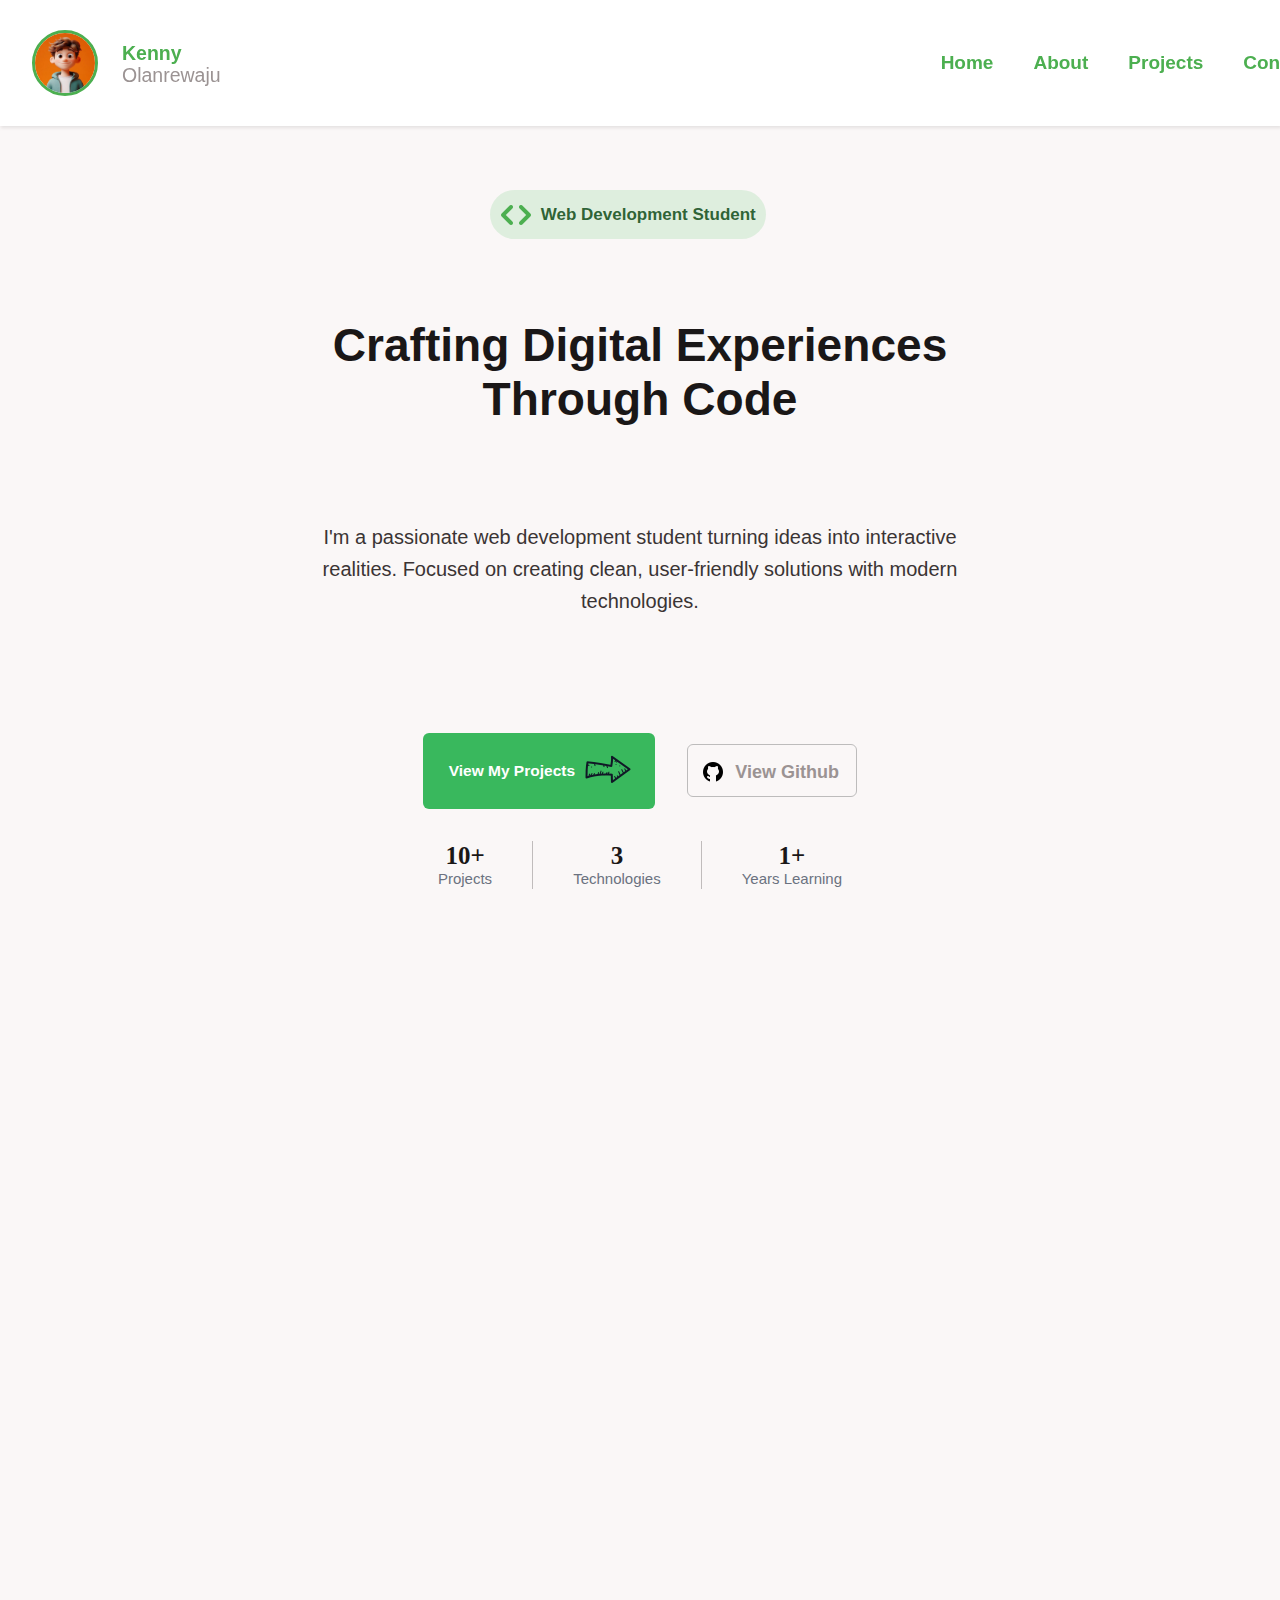
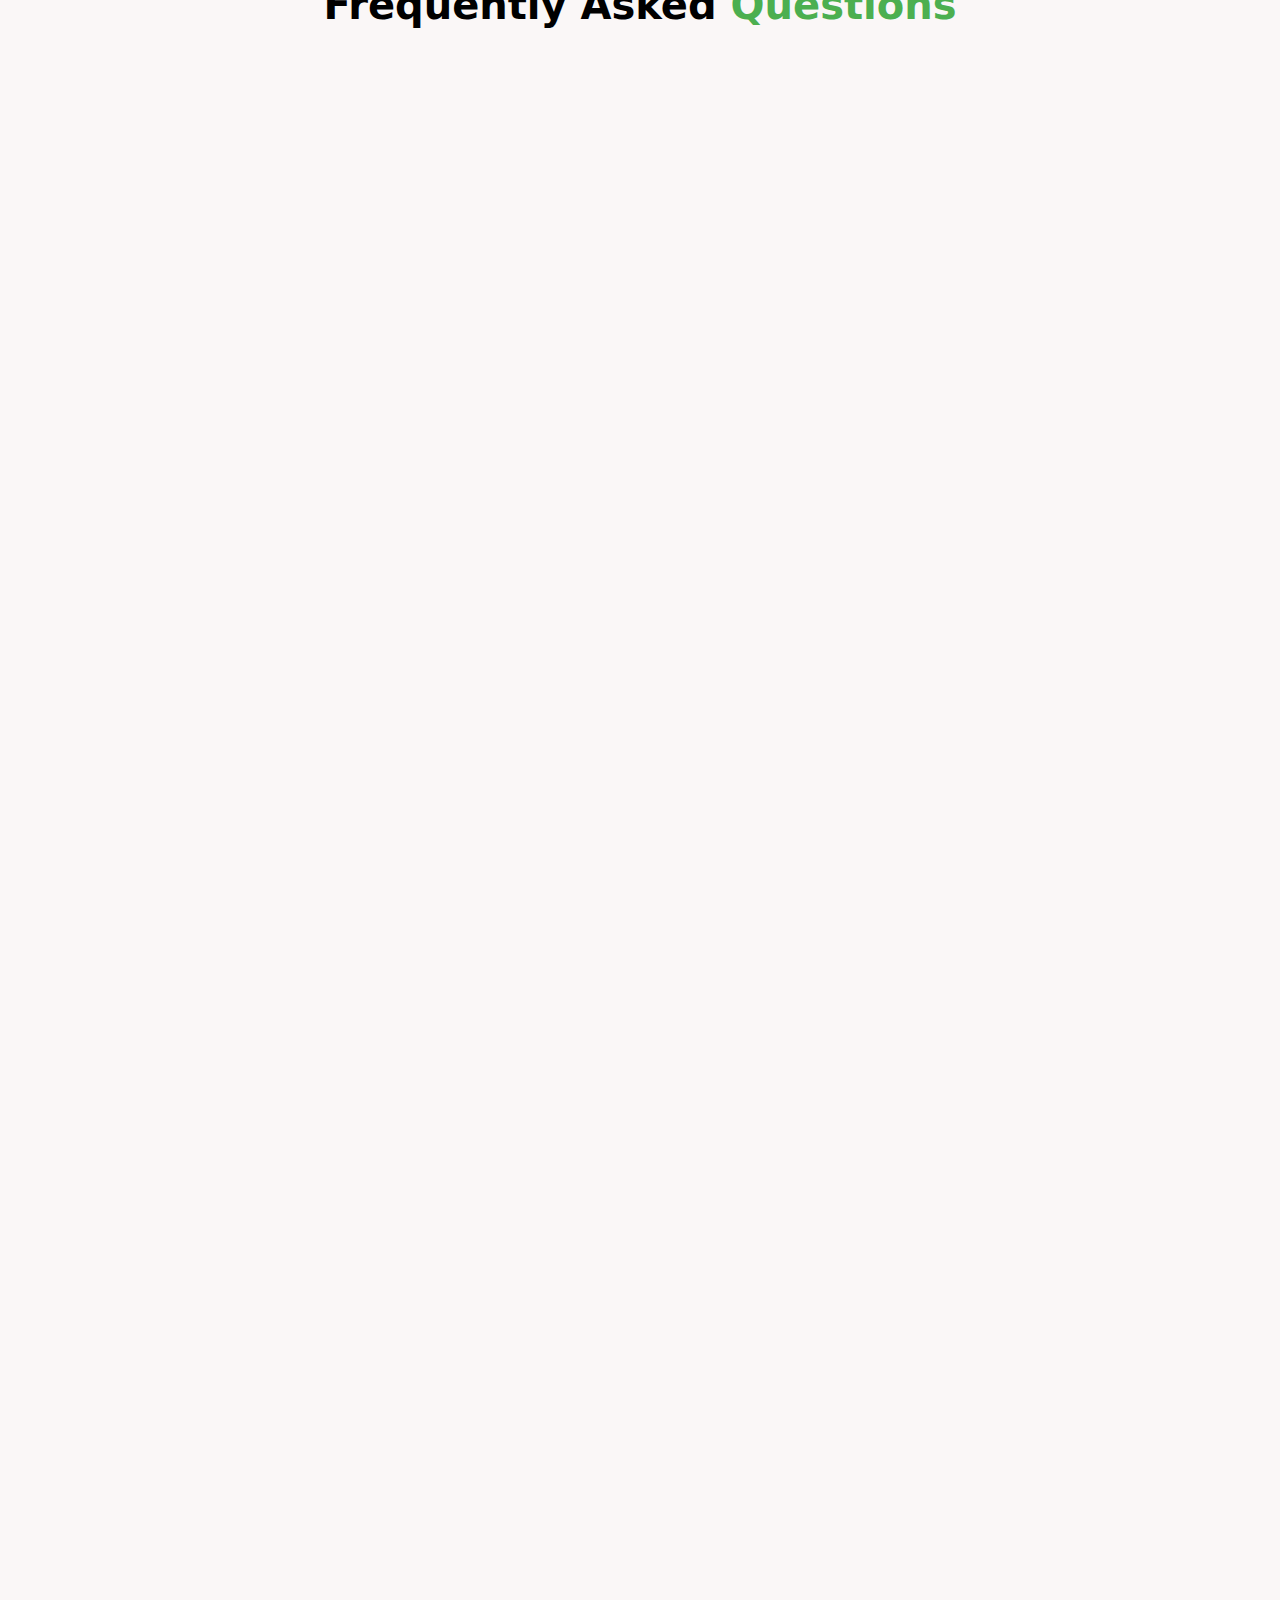
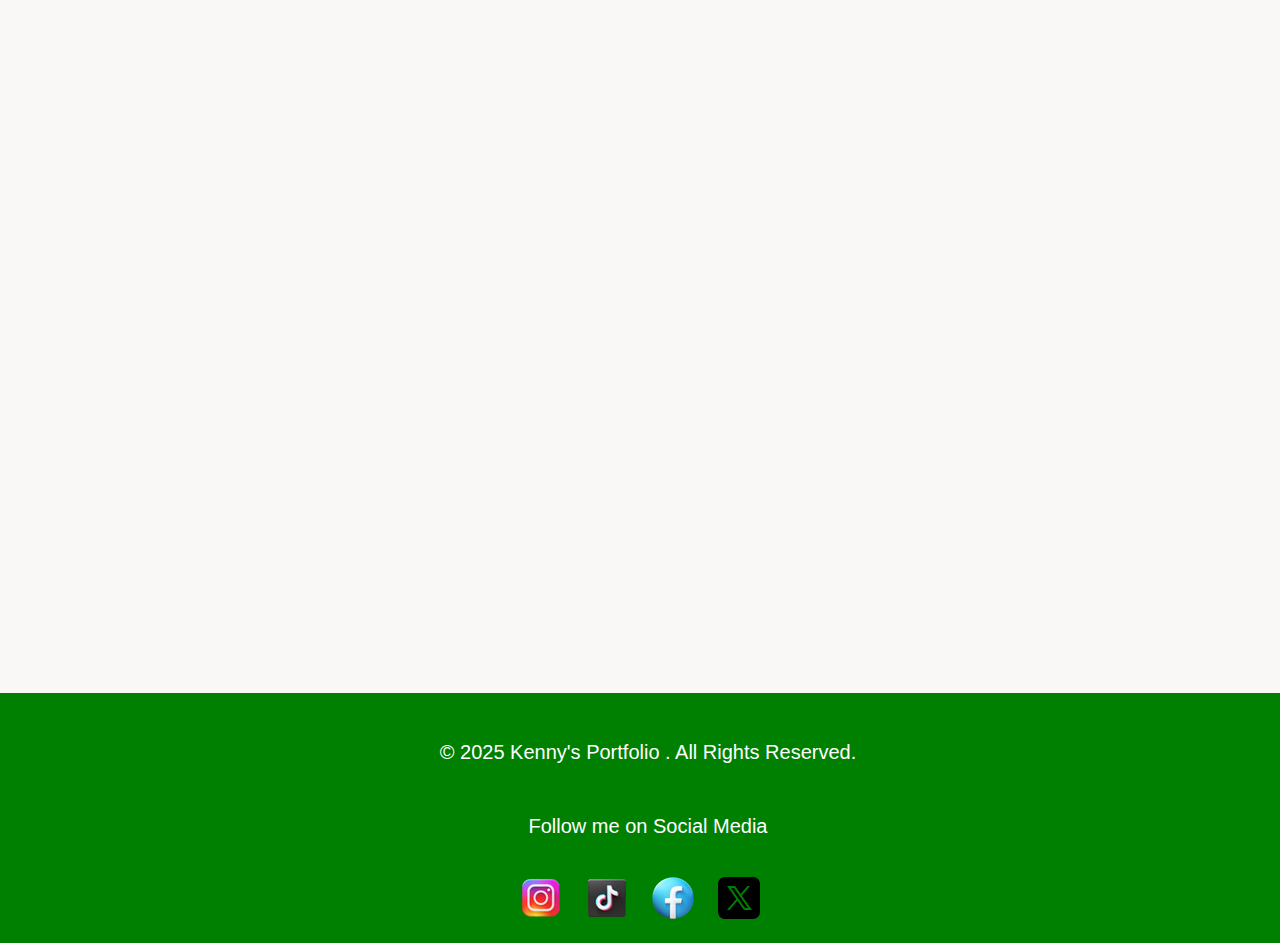
<file: index.html>
<!DOCTYPE html>
<html lang="en">
<head>
    <meta charset="UTF-8">
    <meta name="viewport" content="width=device-width, initial-scale=1.0">
    <title>Kenny's Portfolio</title>
    <link rel="stylesheet" href="styles.css">
</head>
<body>
    <nav class="navbar" id="navbar">
        <div class="picture"><img src="avatar.jpeg" alt=""></div>
    <!--User-name-section-->
        <div class="name">
        <span class="first-name">Kenny</span>
        <span class="last-name">Olanrewaju</span>
        </div>
        <ul class="nav-links" id="nav-links">
            <li><a href="">Home</a></li>
            <li><a href="#about-me-section">About</a></li>
            <li><a href="">Projects</a></li>
            <li><a href="#contact-section">Contact</a></li>
        
        </ul>
    <button class="hamburger" id="hamburger">&#9776;</button>

    </nav>
    <script src="script.js" defer></script>



    <!--Hero-section-->
    <section class="Hero-section">
        
        <div>
            <!--Hero-badge-->
            <div class="badge">
                <div class="Code-icon"><img src="code-icon.png" alt=""></div>
                <h3>Web Development Student</h3>
            </div>

        </div>

        <h1>Crafting Digital Experiences <br>Through Code</h1>
        <p>I'm a passionate web development student turning ideas into interactive <br> realities. Focused on creating clean, user-friendly solutions with modern <br> technologies. </p>

        <div class="Hero-buttons">
            <!--Projects-button-->
        <a href="projects.html" class="primary-btn">
            <h3>View My Projects</h3>
        <div class="Arrow-icon"><img src="arrow-right.png" alt=""></div>
        </a>

            <!--Github-button-->
            <a href="https://github.com/Kenny-Olanrewaju?tab=repositories"  class="secondary-btn">
                <div class="Github-icon"><img src="github-icon.png" alt=""></div>
                <h3>View Github   </h3>
            </a>

        </div>
        <!--Achievement-Section-->
        <div class="achievements-section">

                
                <div class="achievements">
                    <div class="achievements-number">10+</div>
                    <div class="achievements-label">Projects</div>    
                </div>

                
                    <div class="divider"></div>
                    <div class="achievements">
                        <div class="achievements-number">3</div>
                        <div class="achievements-label">Technologies</div>    
                    </div>
                    <div class="divider"></div>
                    <div class="achievements">
                        <div class="achievements-number">1+</div>
                        <div class="achievements-label">Years Learning</div>    
                    </div>
        </div>
        


    </section>
    <!--About-Me-Section-->
    <section  class="about-me-section" id="about-me-section">
        <h1 class="about-me-header">About <span>Me</span></h1>
        <div class="about-content">

            <div class="about-me-image"><img src="avatar.jpeg" alt=""></div>
            <h2>Hello, I'm <span>Kenny</span> <span>Olanrewaju</span></h2>
            <p class="about-me-text">I'm a dedicated web development student with a passion for creating responsive, user-friendly websites and applications. My journey in coding began over a year ago, and I've been constantly learning and improving my skills since then.</p>
            <p class="about-me-text">I specialize in front-end development using HTML, CSS, and JavaScript, and I'm currently expanding my knowledge in frameworks and back-end technologies.</p>

            <h3 class="skill-header">My Skills</h3>
                <div class="skills-card-container">
                    <div class="skill">
                        <div class="html-card">
                        <div id="html-card-header" >HTML</div>
                        <div class="html-logo"><img src="html-icon.png" alt=""></div>
                    </div>
                        
                </div>
                    <div class="skill">
                        <div class="css-card">
                            <div  id="css-card-header">CSS</div>
                        <div class="css-logo"><img src="css-icon.png" alt=""></div>
                        </div>
                    </div>
                    <div class="skill">
                        <div class="javascript-card">
                            <div  id="javascript-card-header">JavaScript</div>
                            <div class="javascript-logo"><img src="javascript.png" alt=""></div>
                    </div>
        </div>


    </section>
    <!--Contact-Section-->
    <section class="contact-section"id="contact-section" >
        <h2 class="contact-text"><span>Let's</span> Get Connected</h2>
        <div class="divider2"></div>

        <form class="contact-form">
            <input type="text" placeholder="Your Name" required >
            <input type="email" placeholder="Your Email" required>
            <textarea placeholder="Your Message" rows="5" required></textarea>
            <button type="submit" class="cta-btn">Send Message</button>
    </section>
    
    <!--Faq-section-->
    <section class="faq-section">
        <h2 class="faq-header">Frequently Asked <span>Questions</span></h2>
        <div class="faq-container">
            
            <div class="faq-card">
                <h2>What technologies do you specialize in <span>?</span></h2>
                <div>
                    <h4 class="faq-answer">I specialize in modern web development technologies, including HTML, CSS, JavaScript, and frameworks like React, Vue.js, and Next.js. I also work with backend technologies such as Node.js and databases like MongoDB and PostgreSQL.</h4> 
                </div>
            </div>
            <div class="faq-card">
                <h2>What types of projects have you worked on <span>?</span></h2>
                <div>
                    <h4 class="faq-answer">I have experience working on various web applications, including e-commerce platforms, portfolio websites, blog systems, and dynamic web applications with user authentication and interactive features.</h4> 
                </div>
            </div>
            <div class="faq-card">
                <h2>Can you build mobile-responsive websites <span>?</span></h2>
                <div>
                    <h4 class="faq-answer">Yes! I ensure all websites I develop are fully responsive and optimized for different screen sizes, providing a seamless user experience across desktops, tablets, and mobile devices.</h4> 
                </div>
            </div>
            <div class="faq-card">
                <h2>Do you render custom web design <span>?</span></h2>
                <div>
                    <h4 class="faq-answer">Absolutely. I can create custom designs tailored to your brand identity and vision, ensuring your website stands out and aligns with your goals.</h4> 
                </div>
            </div>
            <div class="faq-card">
                <h2>How long does it take to develop a website <span>?</span></h2>
                <div>
                    <h4 class="faq-answer">The timeline depends on the complexity of the project. A simple portfolio website may take a few days, while a fully functional web application could take weeks. I work efficiently to deliver quality results within a reasonable timeframe.</h4> 
                </div>
            </div>
            <div class="faq-card">
                <h2>Do you provide ongoing maintenance and support <span>?</span></h2>
                <div>
                    <h4 class="faq-answer">Yes, I offer maintenance services to ensure your website remains secure, up to date, and performs optimally. I also provide support for updates and feature enhancements.</h4> 
                </div>    
            </div>
        </div>
    </section>

    <!--footer-->
    <footer>
    <p>&copy; 2025 Kenny's Portfolio . All Rights Reserved.</p>
    <p>Follow me on <a href="#"> Social Media </a></p>
<div class="footer-links">
    <a href="https://www.instagram.com/kenzocool20/"><img src="instagram logo.png" alt=""></a>
    <a href=""><img src="tiktok logo.png" alt=""></a>
    <a href=""><img src="facebook logo.png" alt=""></a>
    <a href=""><img src="x logo.png" alt=""></a>
    </div>
</footer>
</body>
</html>
</file>
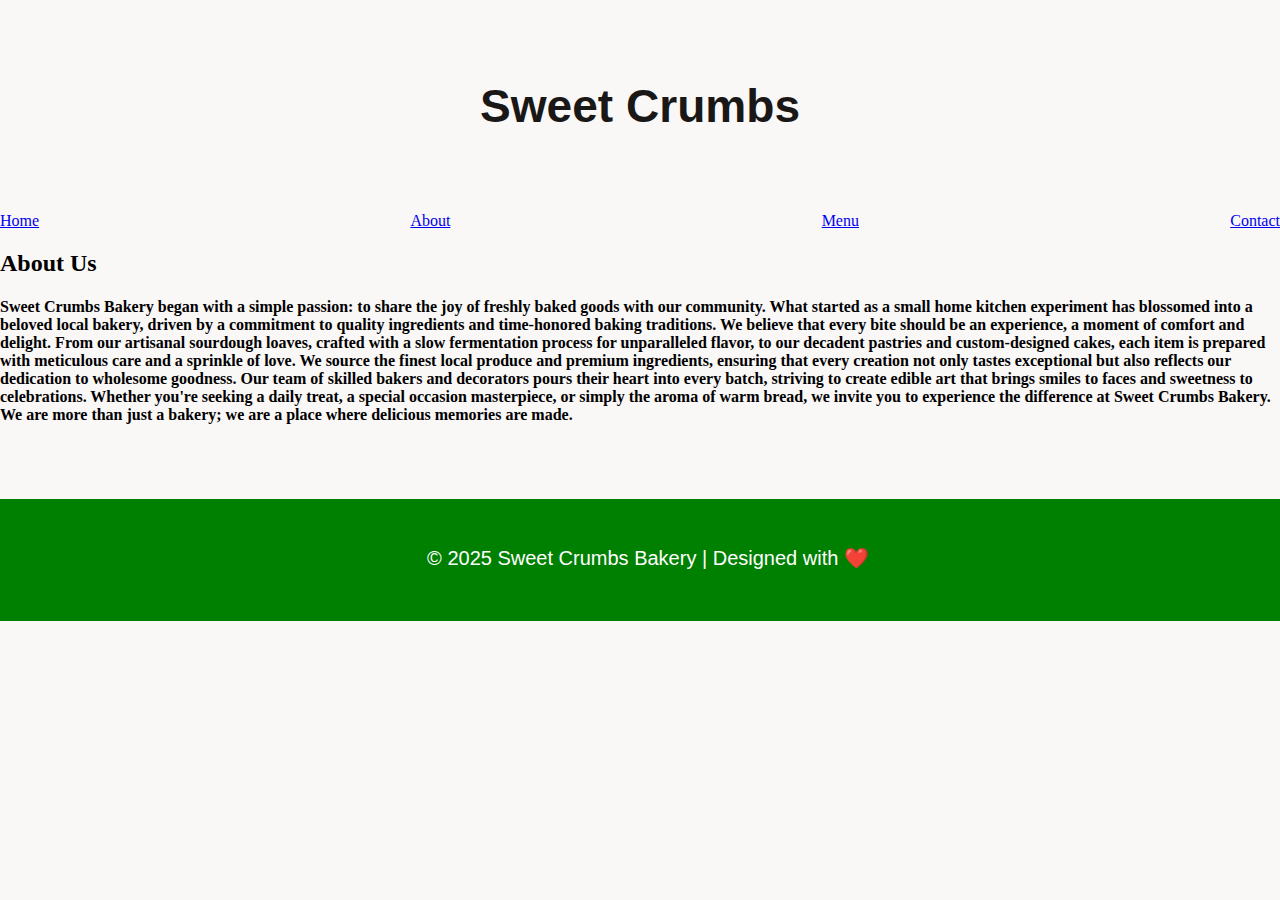
<file: about.html>
<!DOCTYPE html>
<html lang="en">
<head>
    <meta charset="UTF-8">
    <meta name="viewport" content="width=device-width, initial-scale=1.0">
    <title>🍞 About Us- Sweet Crumb Bakery</title>
    <link href="https://fonts.googleapis.com/css2?family=Great+Vibes&family=Open+Sans:wght@400;600&display=swap" rel="stylesheet">
    <link rel="stylesheet" href="styles.css">
    <script src="script.js" defer></script>
</head>
<body>
    <!--Navbar-->
    <header id="navbar">
        <h1>Sweet Crumbs</h1>
    <nav id="nav-links">
            <a href="index.html">Home</a>
            <a href="about.html">About</a>
            <a href="menu.html">Menu</a>
            <a href="contact.html">Contact</a>
        </nav>
        <button class="hamburger" id="hamburger">&#9776;</button>
    </header>

    <div class="container">
        <h2>About Us</h2>
        <h4>
            Sweet Crumbs Bakery began with a simple passion: to share the joy of freshly baked goods with our community. What started as a small home kitchen experiment has blossomed into a beloved local bakery, driven by a commitment to quality ingredients and time-honored baking traditions.
            We believe that every bite should be an experience, a moment of comfort and delight. From our artisanal sourdough loaves, crafted with a slow fermentation process for unparalleled flavor, to our decadent pastries and custom-designed cakes, each item is prepared with meticulous care and a sprinkle of love. We source the finest local produce and premium ingredients, ensuring that every creation not only tastes exceptional but also reflects our dedication to wholesome goodness.
            Our team of skilled bakers and decorators pours their heart into every batch, striving to create edible art that brings smiles to faces and sweetness to celebrations. Whether you're seeking a daily treat, a special occasion masterpiece, or simply the aroma of warm bread, we invite you to experience the difference at Sweet Crumbs Bakery. We are more than just a bakery; we are a place where delicious memories are made.
        </h4>
    </div><br><br><br>

<!--Footer-section-->
<footer>
    <p>&copy; 2025 Sweet Crumbs Bakery | Designed with ❤️</p>
</footer>    
</body>
</html>
</file>
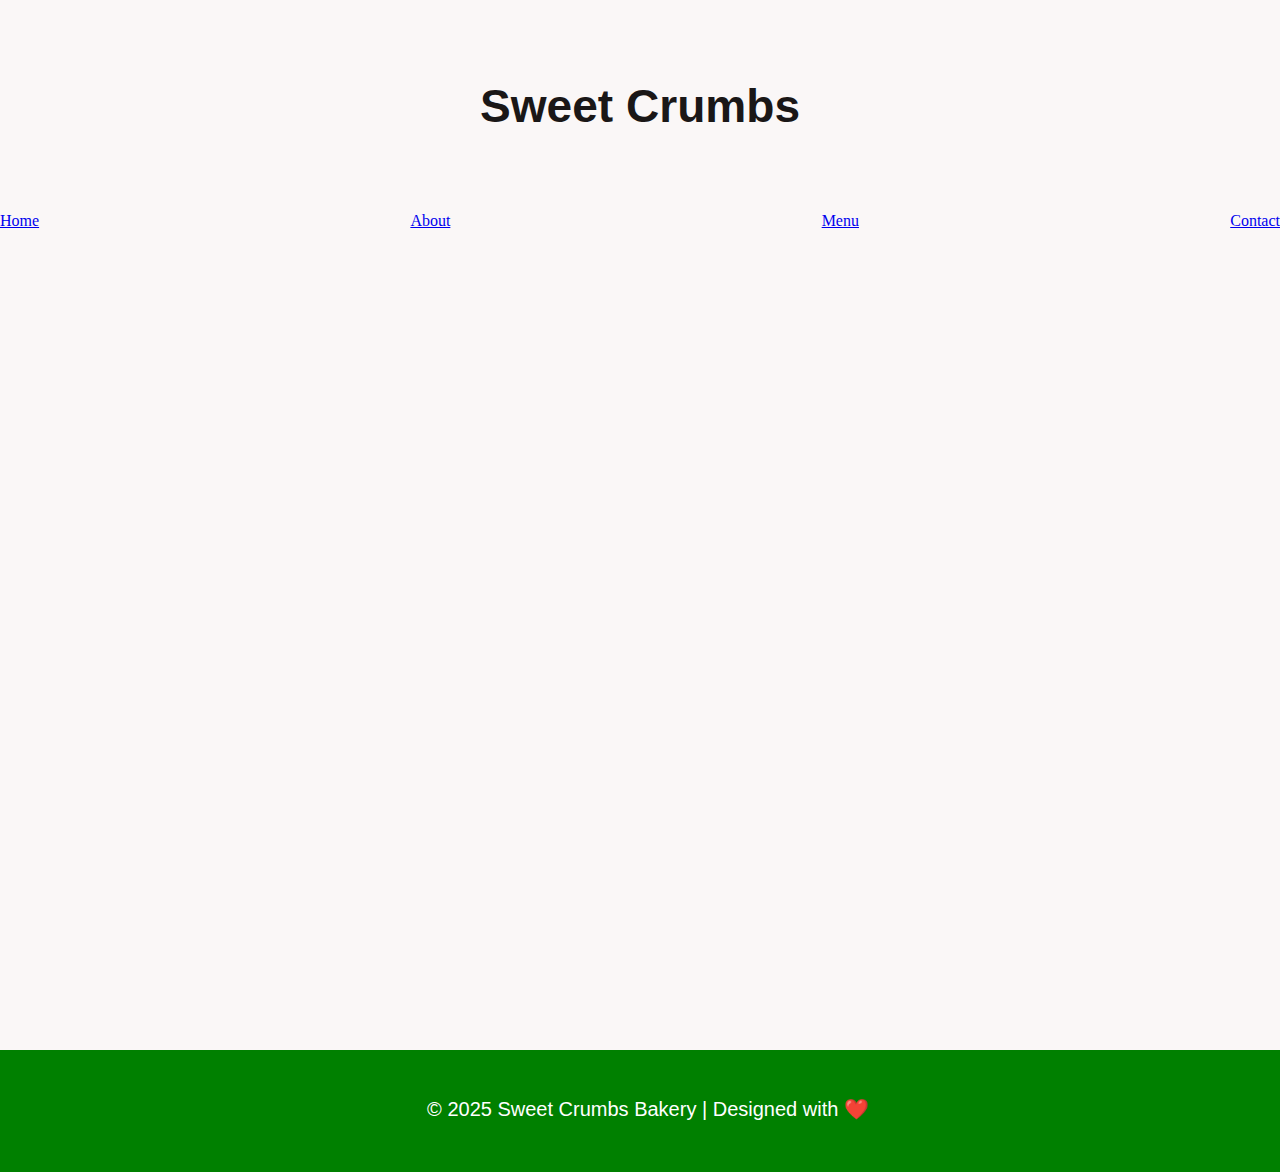
<file: contact.html>
<!DOCTYPE html>
<html lang="en">
<head>
    <meta charset="UTF-8">
    <meta name="viewport" content="width=device-width, initial-scale=1.0">
        <title>🍞 Contact- Sweet Crumbs Bakery</title>
    <link href="https://fonts.googleapis.com/css2?family=Great+Vibes&family=Open+Sans:wght@400;600&display=swap" rel="stylesheet">
    <link rel="stylesheet" href="styles.css">
    <script src="script.js" defer></script>
</head>
<body>
    <!--Navbar-->
    <header id="navbar">
        <h1>Sweet Crumbs</h1>
    <nav id="nav-links">
            <a href="index.html">Home</a>
            <a href="about.html">About</a>
            <a href="menu.html">Menu</a>
            <a href="contact.html">Contact</a>
        </nav>
        <button class="hamburger" id="hamburger">&#9776;</button>
    </header>
    <!--Contact-form-section-->
    <section class="contact-section">
        <h2>Let's Keep In Touch</h2>

        <form class="contact-form">
            <input type="text" placeholder="Your Name" required >
            <input type="email" placeholder="Your Email" required>
            <textarea placeholder="Your Message" rows="5" required></textarea>
            <button type="submit">Send Message</button>
            
    </section><br><br>
<!--Footer-section-->
<footer>
    <p>&copy; 2025 Sweet Crumbs Bakery | Designed with ❤️</p>
</footer>

</body>
</html>
</file>
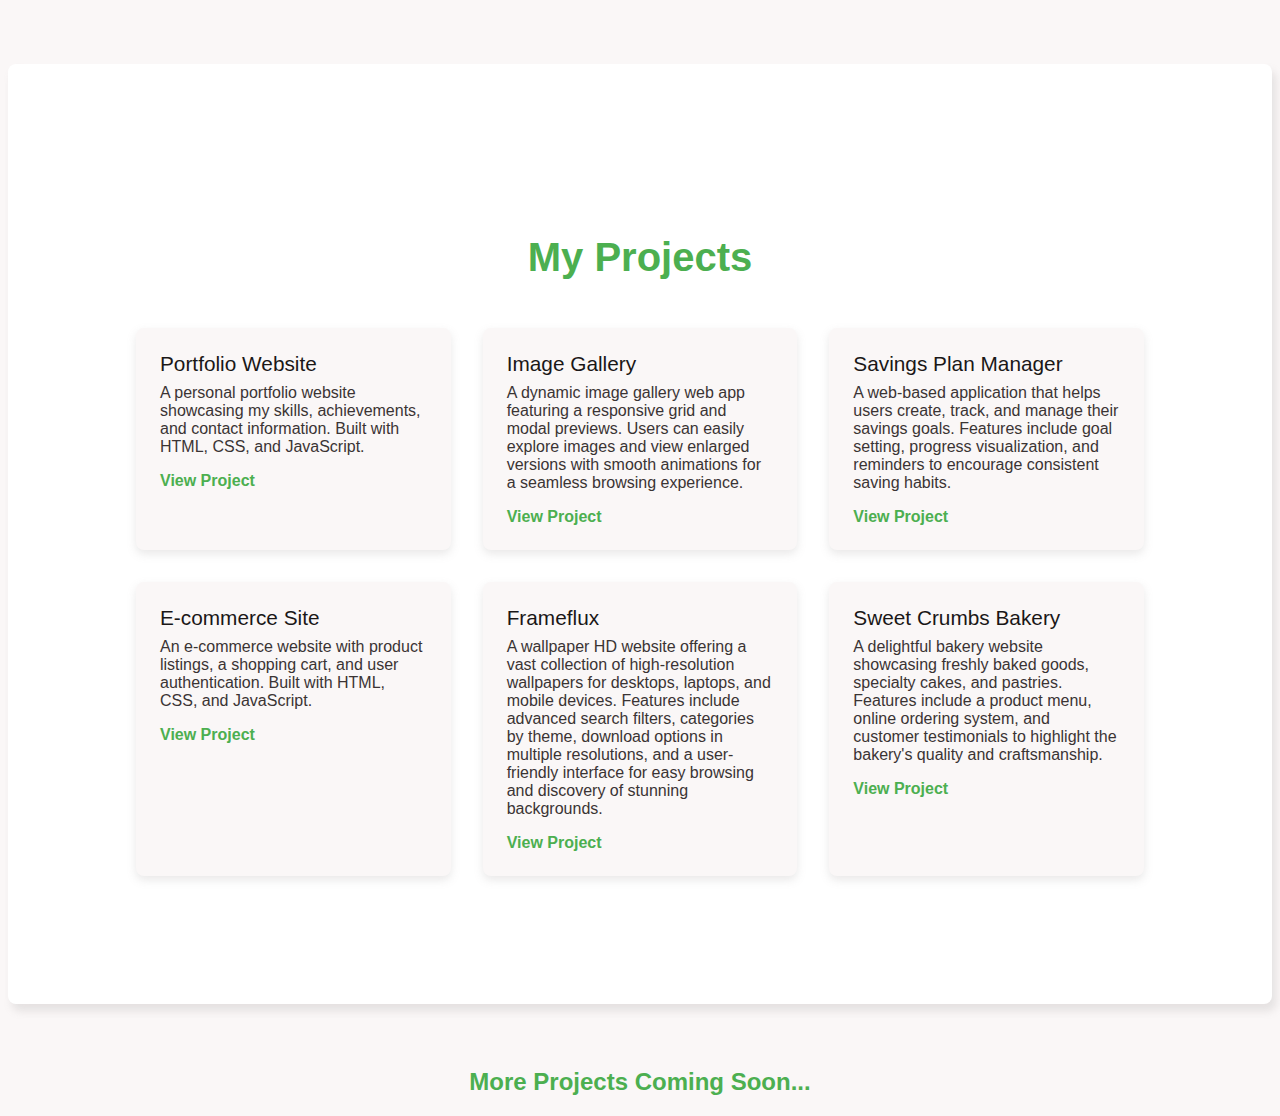
<file: projects.html>
<!DOCTYPE html>
<html lang="en">
<head>
    <meta charset="UTF-8">
    <meta name="viewport" content="width=device-width, initial-scale=1.0">
    <title>My Projects</title>
    <link rel="stylesheet" href="projects.css">
</head>

<body>
    <section class="projects-section">
    <h1 class="projects-header">My Projects</h1>
    <div class="projects-list">
        <div class="project-card">
            <div class="project-title">Portfolio Website</div>
            <div class="project-desc">A personal portfolio website showcasing my skills, achievements, and contact information. Built with HTML, CSS, and JavaScript.</div>
            <a class="project-link" href="#" onclick="alert('You are already on the website')">View Project</a>
        </div>

    <div class="project-card">
        <div class="project-title">Image Gallery</div>
        <div class="project-desc">A dynamic image gallery web app featuring a responsive grid and modal previews. Users can easily explore images and view enlarged versions with smooth animations for a seamless browsing experience.</div>
        <a class="project-link" href="c:\Users\USER\Documents\Coding Projects\Image gallery\image gallery.html" >View Project</a>
    </div>

    <div class="project-card">
        <div class="project-title">Savings Plan Manager</div>
        <div class="project-desc">A web-based application that helps users create, track, and manage their savings goals. Features include goal setting, progress visualization, and reminders to encourage consistent saving habits.</div>
        <a class="project-link" href="c:\Users\USER\Documents\Coding Projects\Simple Landing Page 2\saveUp.html">View Project</a>
    </div>
        <div class="project-card">
        <div class="project-title">E-commerce Site</div>
        <div class="project-desc">An e-commerce website with product listings, a shopping cart, and user authentication. Built with HTML, CSS, and JavaScript.</div>
        <a class="project-link" href="C:\Users\USER\Documents\Coding Projects\e-commerce website\e.html" >View Project</a>
        </div>  
        <div class="project-card">
            <div class="project-title">Frameflux</div>
            <div class="project-desc">   A wallpaper HD website offering a vast collection of high-resolution wallpapers for desktops, laptops, and mobile devices. Features include advanced search filters, categories by theme, download options in multiple resolutions, and a user-friendly interface for easy browsing and discovery of stunning backgrounds.</div>
            <a  class="project-link" href="c:\Users\USER\Documents\Coding Projects\Frameflux\frameflux.html">View Project</a>
        </div>

        <div class="project-card">
            <div class="project-title">Sweet Crumbs Bakery</div>
            <div class="project-desc">A delightful bakery website showcasing freshly baked goods, specialty cakes, and pastries. Features include a product menu, online ordering system, and customer testimonials to highlight the bakery's quality and craftsmanship.</div>
            <a  class="project-link" href="c:\Users\USER\Documents\Coding Projects\Sweet Crumbs Bakery\SweetCrumbs.html">View Project</a>
        </div>
    </section>
    <h2 class="more-projects-header">More Projects Coming Soon...</h2>
</body>
</html>
</file>
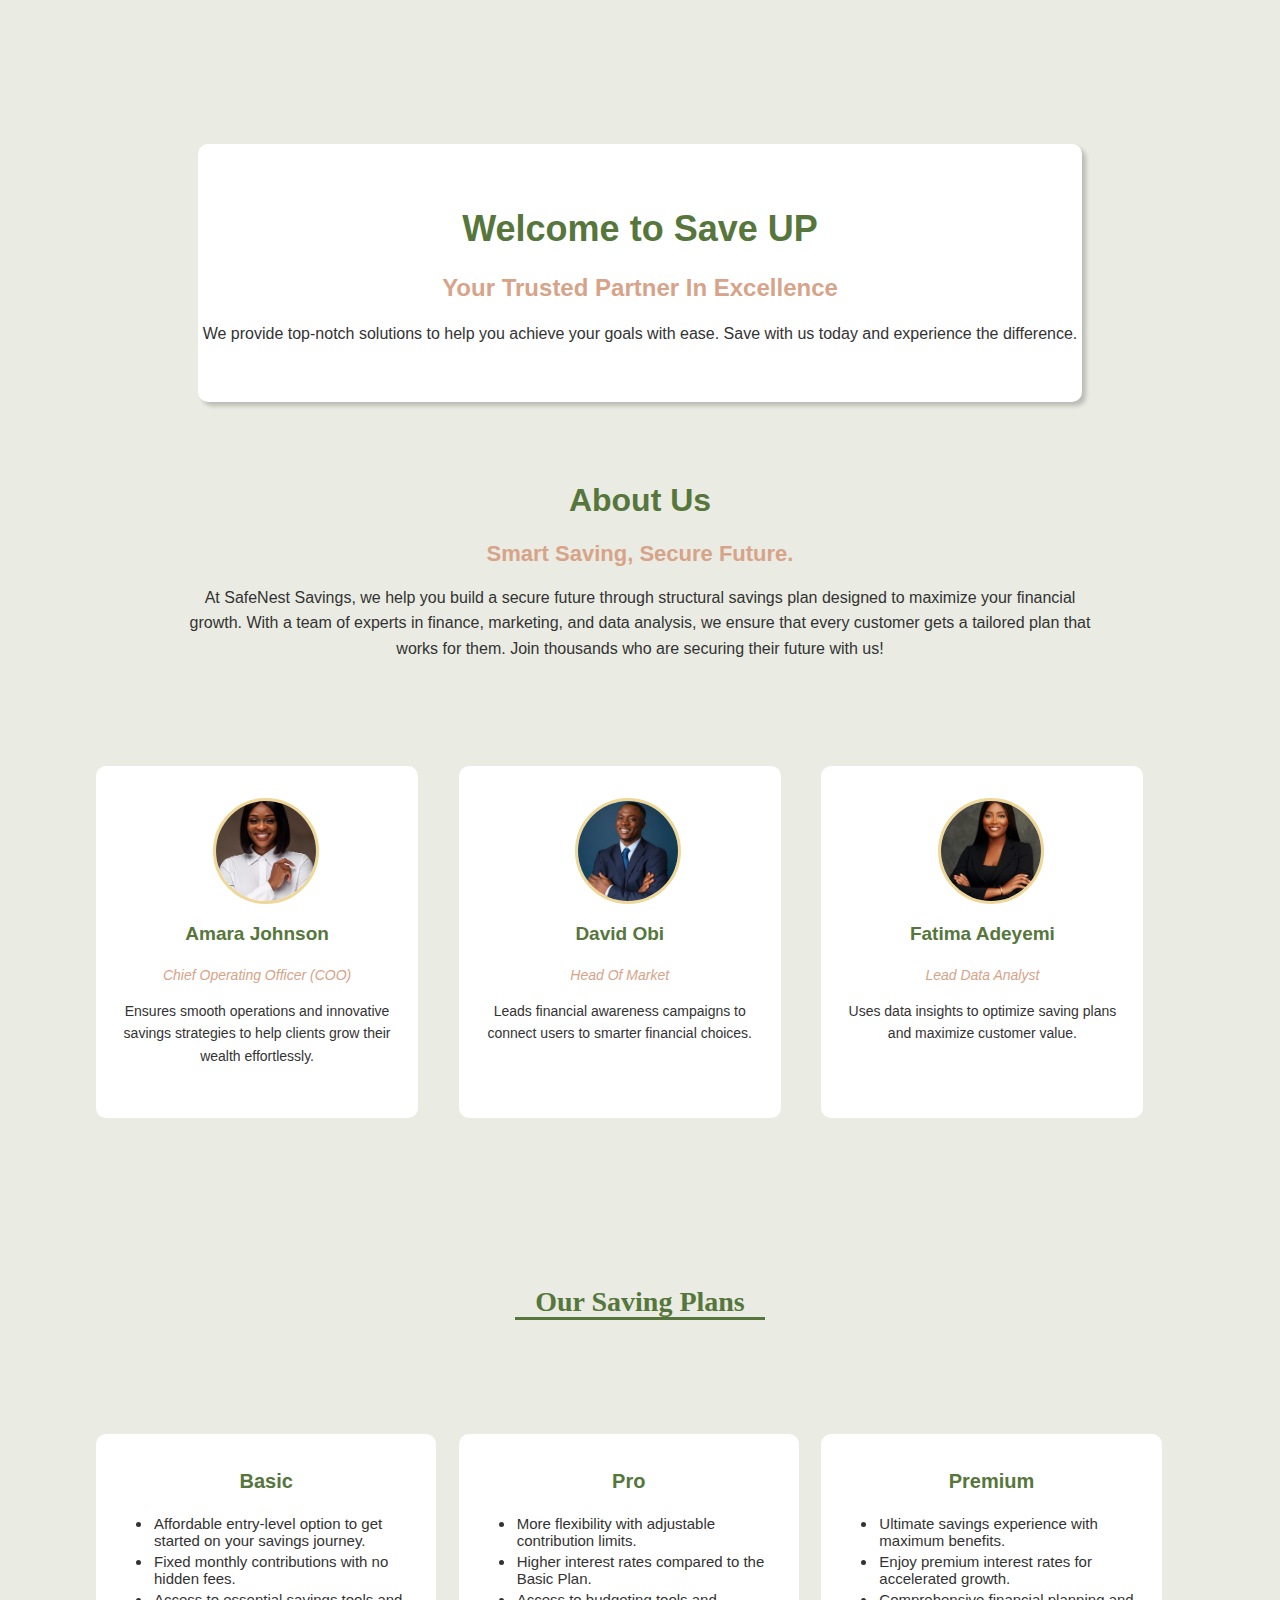
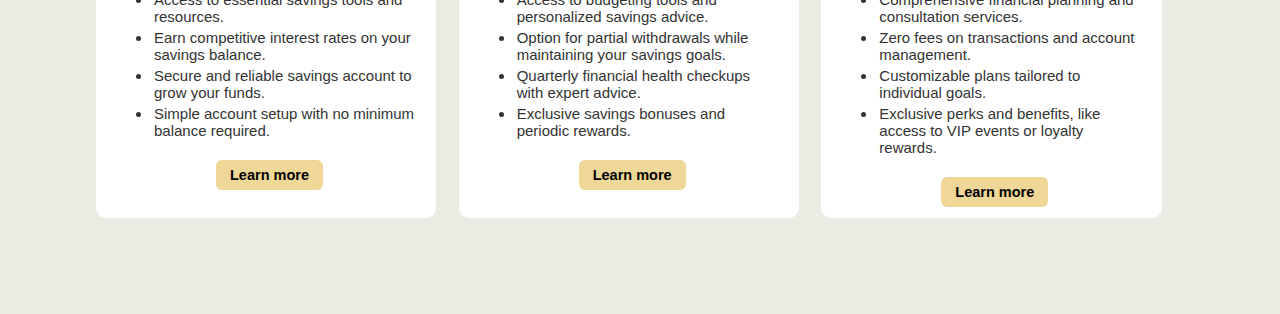
<file: saveUp.html>
<!DOCTYPE html>
<html lang="en">
<head>
    <meta charset="UTF-8">
    <meta name="viewport" content="width=device-width, initial-scale=1.0">
    <title>SaveUp</title>
    <link rel="stylesheet" href="saveUp.css">
</head>
<body style="background-color: #EAECE3;">
  <!--landing-page-header-->
  <div class="landing-page">
      <h1 class="page-header">Welcome to Save UP</h1>
      <h2 class="page-header2">Your Trusted Partner In Excellence</h2>
      <p class="paragraph" >We provide top-notch solutions to help you achieve your goals with ease. Save with us today and experience the difference.</p>    
  </div>
  <!--About us section -->
  <section id="section">
      <h1 class="section-header">About Us</h1>
      <h2 class="section-header2">Smart Saving, Secure Future.</h2>
      <p>At SafeNest Savings, we help you build a secure future through structural savings plan designed to maximize your financial <br> growth.  With a team of experts in finance, marketing, and data analysis, we ensure that every customer gets a tailored plan that <br> works for them. Join thousands who are securing their future with us!  </p>
  </section>
  <section>
    <div class="team-card-container">


      <div class="card">
        <div class="picture"><img src="COO.jpg" alt=""></div>
        <h3>Amara Johnson</h3>
        <p class="p1">Chief Operating Officer (COO)</p>
        <p class="p2">Ensures smooth operations and innovative savings strategies to help clients grow their wealth effortlessly.</p>
      </div>
      
      <div class="card">

        <div class="picture"><img src="HOM.jpg" alt=""></div>
        <h3>David Obi</h3>
        <p class="p1">Head Of Market</p>
        <p class="p2">Leads financial awareness campaigns to connect users to smarter financial choices.</p>
      </div>

      <div class="card">

        <div class="picture"><img src="data-analyst.jpg" alt=""></div>
        <h3>Fatima Adeyemi</h3>
        <p class="p1">Lead Data Analyst</p>
        <p class="p2">Uses data insights to optimize saving plans and maximize customer value.</p>
      </div>
    </div>
  </section>

  <!--Saving-services-->
    <section id="section">
      <div>
        <div>
          <h2 class="Savings-plan-header">Our Saving Plans</h2>
        </div>  
      </div>
      <!--Plan-selection-section-->
      <div class="Savings-card-container">
         <div class="Savings-card">
            <h3>Basic</h3>
            <ul>
              <li>Affordable entry-level option to get started on your savings journey.</li>
              <li>Fixed monthly contributions with no hidden fees.</li>
              <li>Access to essential savings tools and resources.</li>
              <li>Earn competitive interest rates on your savings balance.</li>
              <li>Secure and reliable savings account to grow your funds.</li>
              <li>Simple account setup with no minimum balance required.</li>
            </ul>
            <button class="Cta-btn-2 ">Learn more</button>
         </div> 

         <div class="Savings-card">
          <h3>Pro</h3>
          <ul>
            <li>More flexibility with adjustable contribution limits.</li>
            <li>Higher interest rates compared to the Basic Plan.</li>
            <li>Access to budgeting tools and personalized savings advice.</li>
            <li>Option for partial withdrawals while maintaining your savings goals.</li>
            <li>Quarterly financial health checkups with expert advice.</li>
            <li>Exclusive savings bonuses and periodic rewards.</li>
          </ul>
          <button class="Cta-btn-2">Learn more</button>
       </div> 

       <div class="Savings-card">
        <h3>Premium</h3>
        <ul>
          <li>Ultimate savings experience with maximum benefits. </li>
          <li>Enjoy premium interest rates for accelerated growth.</li>
          <li>Comprehensive financial planning and consultation services. </li>
          <li>Zero fees on transactions and account management.</li>
          <li>Customizable plans tailored to individual goals.</li>
          <li>Exclusive perks and benefits, like access to VIP events or loyalty rewards.</li>
        </ul>
        <button class="Cta-btn-2">Learn more</button>
     </div> 
      </div>

      
    </section>  
</body>
</html>
</file>
<file: styles.css>
:root{
    
        --primary-white:#ffffff;
        --primary-green:#4caf50;
        --lighter-green:#deeede;
        --light-green:#4caf50;
        --muted-green:rgba(15, 75, 23, 0.867);
        --dark-grey:#1a1717;
        --light-grey:#faf7f7;
        --muted-grey:#9b9393;
        --grey:#3a3434;
      
        /*shadow color*/  
        
        --shadow-color: rgba(146, 141, 141, 0.2);
        

        
    
}

body{
  background-color: var(--light-grey);
  margin: 0;
    
}

html{
  scroll-behavior: smooth;
  box-sizing: border-box;

}



/* Keyframes */
@keyframes fadeIn {
  to {
    opacity: 1;
  }
}

@keyframes fadeInUp {
  0% {
    opacity: 0;
    transform: translateY(30px);
  }
  100% {
    opacity: 1;
    transform: translateY(0);
  }
}

@keyframes fadeOut{
  0%{
    opacity: 1;
    transform: translateY(0);
    
  }
  100%{
    opacity: 0;
    transform: translateY(-30px);
  }
}

@keyframes slideInRight {
  0% {
    opacity: 0;
    transform: translateX(50px);
  }
  100% {
    opacity: 1;
    transform: translateX(0);
  }
}

@keyframes zoomIn {
  0% {
    transform: scale(0.8);
    opacity: 0;
  }
  100% {
    transform: scale(1);
    opacity: 1;
  }
}



/*===Navbar===*/
.navbar{
  background-color: var(--primary-white);
  padding: 1rem 2rem;
  display: flex;
  justify-content: space-between;
  box-shadow: 1px 2px 3px var(--shadow-color) ;
  position: sticky;
  top: 0;
      
}


nav{
  display: flex;
  justify-content: space-between;
  z-index: 1000;
  transition: background-color 0.3s ease, color 0.3s ease;
  align-items: center;
}

.picture{
    display: flex;
    align-items: center;
    gap: 0.5rem;
}
.picture img{
    width: 60px;
    height: 60px;
    border-radius: 50%;
    border: 3px solid #4caf50;
    object-fit: cover;
}

/*Styling for the nav-links*/
.nav-links{
  display: flex;
  
}
.nav-links.show {
  display: block;
  position: absolute;
  background: var(--primary-white);
  box-shadow: 0 2px 8px var(--shadow-color);
  padding: 1rem 0.5rem;
  border-radius: 8px;
  z-index: 1001;
}
.nav-links a{
    text-decoration: none;
    color: var(--primary-green);
    font-family: "calibri", sans-serif;
    font-size:19px;
    font-weight: 600;
    margin-right: 1rem;
    
    
}

ul{
    list-style-type: none;
    display: flex;
    align-items: center;
    gap: 1.5rem;
    margin-left: 41rem ;

}


.name{
    display: grid;
    padding: 1.5rem;
    line-height: 1.1;
}

.first-name{
    font-family: "calibri", sans-serif;
    font-size: 19.5px;
    font-weight: bold;
    margin-top: 0.2rem;
}

.last-name{
    
    font-family: "calibri", sans-serif;
    font-size: 19.5px;
    font-weight:light;  
    color: var(--muted-grey);

}
/* Inversion-of-navbar-design-for-desktops */
.navbar.inverted2{
  background-color: rgb(3, 151, 3);
  transition: 1s ease;
}

.navbar.inverted2 .picture img{
  border: 2px #c0c0c0 solid;
}

.navbar.inverted2 .name span{
  color: whitesmoke;
}
.navbar.inverted2 .nav-links a{
  color: var(--primary-white);
}


/* Inversion-of-navbar-to-original-state-for-desktops */
.navbar.original{
  background-color: var(--primary-white);
  animation: fadeOut 0.7s ease-out;
  opacity: 0;
  
  
}
.navbar.original .nav-links a, 
.navbar.original .name span{
  color: var(--primary-green)!important;
}


/* ===HAMBURGER==== */
.hamburger{
  display: none;
  font-size: 1.8rem;
  background: none;
  border: none;
  cursor: pointer;
  color: var(--primary-green);
}

/*Hero-section*/

.Hero-section{
    padding: 4rem 1rem;
}
/*Styling for the hero badge*/
.badge{
    display: inline-flex;
    margin-left: 38%;
    align-items: center;
    border: none;
    height: 3rem;
    width: 22%;
    border-radius: 3rem;
    background-color: var(--lighter-green);
    padding: 0.5px;
    animation: slideInRight 1s ease-in-out;

}


.badge h3{
    font-family: "Poppins",sans-serif;
    font-size: 17px;
    color:var(--muted-green) ;
    
}


/*Adjustment-for-Code-icon*/
.Code-icon{
    padding: 10px;
    margin-top: 5px;
}

/*Hero-section-header*/

h1{

    padding: 3rem;
    text-align:center ;
    color: var(--dark-grey);
    font-size: 2.88rem;
    font-family: 'Segoe UI', Tahoma, Geneva, Verdana, sans-serif;
}




p{
    padding: 1rem;
    text-align: center;
    color: var(--grey);
    font-size: 20px;
    font-family: "Poppins",sans-serif;
    text-align:center;
    line-height: 32px;
    
}



.Hero-buttons{
    display: flex;
    align-items: center;
    justify-content: center;
}



/*Styling for the primary-btn*/
.primary-btn{
    text-decoration: none;
    display: inline-flex;
    margin-right: 2rem;
    margin-top: 5rem;
    align-items: center;
    border: none;
    padding: 10px;
    height: 3.5rem;
    width: 17%;
    border-radius: 6px;
    border: none;
    background-color: #39b85d;
    color: var(--primary-white);
}

.primary-btn h3{
    text-decoration: none;
    font-family:"Poppins",sans-serif;  
    margin-left: 1rem;
    font-size: 15.5px;
}
.primary-btn:hover{
    background-color: #07852a;
    color: var(--primary-white);
    transition: 1s;
}
.Arrow-icon{
    padding: 8px;
}
/*Styling for secondary-btn*/
.secondary-btn{

    display: inline-flex;
    border: 1.4px rgb(189, 188, 188) solid;
    border-radius: 6px;
    width: 13.5%;
    height: 3.2rem;
    margin-top: 5rem;
    text-decoration: none;    
}

.secondary-btn h3{
    margin-left: 10px;
    font-family: "calibri",sans-serif;
    font-size: 18px;
    margin-top: 16.5px;
    color: var(--muted-grey);
    
    
}
.secondary-btn:hover{
    border: 0.5px #505255 solid;
    transition: 1.5s;
}

.Github-icon{

    margin-left: 8%;
    margin-top: 15px;
}

/*Achievements-Section*/
.achievements-section{
    
  display: flex;
  justify-content: center;
  align-items: center;
  gap: 2.5rem;
  color: #6b7280;
}

.achievements{
    text-align: center;
    margin-top: 2rem;
    
}

.achievements-number{
    font-size: 25px;
    font-weight: 700;
    color: var(--dark-grey);
}
.achievements-label{
    font-family: Arial, Helvetica, sans-serif;
    font-size: 15px;
}

.divider{

    height: 3rem;
    width: 1px;
    background-color: #c0bcbc;
    margin-top: 2rem;
}

/*About-me-section*/

.about-me-section {
    padding: 5rem 2rem;
    background-color: var(--primary-white);
    margin-top: 4rem;
    box-shadow: 4px 7px 8px var(--shadow-color);
    border-radius: 8px;
    max-width: 1100px;
    margin-left: auto;
    margin-right: auto;
    opacity: 0;
    transform: translateY(30px);
    animation: fadeInUp 2s ease forwards;
    
}


.about-me-header {
    color: var(--dark-grey);
    font-family: 'Segoe UI', Tahoma, Geneva, Verdana, sans-serif;
    font-size: 2.5rem;
    
    
}
.about-content{
    margin-top: 10px;
}

.about-content h2{
    font-family:sans-serif;
    padding: 1rem;
}
.about-content span{
    font-family: "calibri", sans-serif;
    font-size: 25.5px;
    font-weight: bold;
    color: var(--light-green);
    font-family: cursive;
}
span{
    color: var(--light-green);
}

.about-me-image {
    width: 200px;
    height: 200px;
    border-radius: 10px;
    overflow: hidden;
    animation:zoomIn 3s ease forwards;
    transform: translateY(-10px);
    
}

.about-me-image img {
    width: 100%;
    height: 100%;
    object-fit: cover;
}
.about-me-text {
    color: var(--grey);
    font-family: "Poppins", sans-serif;
    font-size: 1.1rem;
    line-height: 1.8;
    margin-left: 0;
    margin-top: 0;
    text-align: left;
    

}

.skill-header{
    margin-top: 5rem;
    color: var(--dark-grey);
    font-family: 'Segoe UI', Tahoma, Geneva, Verdana, sans-serif;
    font-size: 1.5rem;
}

/*My-Skills-Section*/
.skills-card-container{
    display: grid ;
    grid-template-columns: repeat(1,1fr);
    font-family: system-ui, -apple-system, BlinkMacSystemFont, 'Segoe UI', Roboto, Oxygen, Ubuntu, Cantarell, 'Open Sans', 'Helvetica Neue', sans-serif;
    gap: 1rem;
    margin-top: 1rem;
      
}

.skill{
    background-color: var(--muted-grey);
    box-shadow: 4px 7px 5px  var(--shadow-color);
    display: inline-flex;
    font-size: larger;
    margin-top: 1rem;
    padding: 10px;
    height: 3.1rem;
    width: 12%;
    border-radius: 6px;
    border: none;
    color: var(--primary-white);
    animation:fadeInUp 3s ease forwards;
    
    
}
/*Styling-for-the-html-card*/
.html-card{
    display: inline-flex;
    align-items: center;

}
#html-card-header{
    margin-left: 1rem;
}

.html-logo{
    margin-left: 0.5rem;
    margin-top: 10px;
}
/*Styling-for-the-css-card*/
.css-card{
    display: inline-flex;
    align-items: center;
}
#css-card-header{
    margin-left: 2.5rem;
}

.css-logo{
    margin-left: 10px;
    margin-top: 0.6rem;
}
/*Styling-for-the-javascript-card*/
.javascript-card{
    display: inline-flex;
    align-items: center;
}

#javascript-card-header{
    margin-left: 2px;
}
.javascript-logo{
    margin-top: 3px;
}
/*Contact-section*/
.contact-section{
    display: grid;
    gap: 8rem;
    grid-template-columns: repeat(3, 1fr) ;
    padding: 5rem 2rem;
    background-color: var(--primary-white);
    margin-top: 4rem;
    box-shadow: 4px 7px 8px var(--shadow-color);
    border-radius: 8px;
    max-width: 1100px;
    height: 24rem;
    margin-left: auto;
    margin-right: auto;
    margin-top: 15rem;
    opacity: 0;
    animation: fadeIn 3.2s ease forwards;
    transform: translateY(-30px);
    animation-delay: 0.6s;

}



.divider2{
    margin-top: -5rem;
    height: 34rem;
    width: 3px;
    background-color: #c0bcbc;
    
}



.contact-text{
    font-family:'Segoe UI', Tahoma, Geneva, Verdana, sans-serif;
    color: var(--dark-grey);
    font-size: 2.5rem;
}
/*Contact-form*/
.contact-form{
    display: grid;
    margin-top: 2rem;
    margin-right: 14rem;
}
.contact-form input{
    background-color:var(--light-grey);
    border-radius: 0.5rem;
    padding: 5px;
    width: 30rem;
    height: 2rem;
    border: 2px solid var(--muted-grey);
    font-family: cursive;
}


.contact-form textarea{
    background-color: var(--accent-beige);
    border-radius: 0.5rem;
    padding: 15px;
    font-family: cursive;
    font-size: 14px;
    
}

.cta-btn{
    height: 3rem;
    margin-top: 1.5rem;
    background-color: var(--light-grey);
    font-size: 14px;
    font-family: 'Lucida Sans', 'Lucida Sans Regular', 'Lucida Grande', 'Lucida Sans Unicode', Geneva, Verdana, sans-serif;
    background-color: var(--light-green);
    color: var(--primary-white);
    border: 2px var(--grey)solid;
    box-shadow: 0.2rem  0.2rem  0.2rem 0.1rem  var(--shadow-color) ;
}

.cta-btn:hover{
    background-color: #07852a;
    color: ghostwhite;
    box-shadow: inset 1rem 1rem 1rem var(--shadow-color);
}

/*FAQ-section*/
.faq-section{
    margin-top: 6rem;
}

.faq-header{
  text-align: center;
  font-family: system-ui, -apple-system, BlinkMacSystemFont, 'Segoe UI', Roboto, Oxygen, Ubuntu, Cantarell, 'Open Sans', 'Helvetica Neue', sans-serif;
  font-size: 2.5rem; 
}
.faq-container{
    display: grid;
    grid-template-columns: repeat(1,1fr);
    padding: 3rem;
    margin-left: 9.5rem;
    gap: 6rem;
    font-family: Arial, Helvetica, sans-serif;
    opacity: 0;
    animation: fadeInUp 2s ease forwards;
    transform: translateY(-30px);
    animation-delay: 0.76s;
}
.faq-card{
    background-color: var(--primary-white);
    width: 100%;
    max-width: 900px;
    padding: 1rem;
    text-align: center;
    height: 15rem;
    border: 2px var(--shadow-color) solid ;
    border-radius: 0.5rem;
    box-shadow: 0.5rem 0.5rem 0.5rem    var(--shadow-color);
    transition: 0.3s ease-in-out;

    
}
.faq-card p{
    color: #555;
    line-height: 1.6;
}



.faq-answer{

  
    padding: 1.3rem;
    padding-left:1rem ;
    text-align: center;
    font-family: cursive;
    font-weight: lighter;
}

.faq-card:hover{
    transform: translateY(-10px);
    transition: 1.3 ease;
    
}
/*Footer*/
footer{
    background-color: green;
    padding: 1rem;
    text-align: center;
    
}

footer p{
    color: var(--primary-white);
    line-height: 1.1;
    margin-top: 1rem;
    margin-left: 1rem;
} 

footer a{
    color: var(--primary-white);
    text-decoration: none;
    font-family: "Poppins", sans-serif;
    transition: 0.3s ease   ;

}

footer a:hover{
    text-decoration: underline;
    color: var(--dark-grey);
}

.footer-links{
  display: flex;
  gap: 1rem;
  justify-content: center;
}






/*Responsiveness-for-mobile-phones*/

@media screen and ( max-width:500px) {
    *{
    box-sizing:border-box ;
}

/*nav-links*/
  ul {
    display: flex;
    flex-direction: column;
    gap: 8px;
    margin: 0.5rem 0;
    padding: 0;
  }

  .nav-links {
    display: none;
    flex-wrap: wrap;
    justify-content: center;
    top: 68%;
    right: 1rem;
    position: absolute;
    border-radius: 5px;
    box-shadow: 0 4px 8px rgba(0, 0, 0, 0.5);
  }

  .nav-links a {
    font-size: 1rem;
    margin: 0 0.5rem;
  }

  .nav-links.show {
    display: flex;
  }
/* Color-inversion */
  .navbar.inverted{
  background-color: var(--primary-green)    
}

.navbar.inverted .nav-links a{
  color: var(--primary-green);
}
.navbar.inverted .picture img { 
  border: 1px #c0c0c0 solid ;
}

.navbar.inverted .name,
  .navbar.inverted .name span,
  .navbar.inverted .first-name,
  .navbar.inverted .last-name {
    color: var(--primary-white) !important;
  }

  .navbar.inverted .hamburger {
    color: var(--primary-white) !important;
  }
  /* Color-inversion-to-original */
  .navbar.original2{
    background-color: var(--primary-white);
    animation: fadeOut 0.7s ease-out;
    opacity: 0;
  
  
}
.navbar.original2 .nav-links a, 
.navbar.original2 .name span{
  color: var(--primary-green)!important;
}  

  .hamburger{
    display: block;
  }
  
  .picture{
    gap: 0.25rem;
  }
  
  .name{
    display: inline-block;
    white-space: wrap;
    
  }
  .name span{
    display: inline;
    padding: 0;
    font-size: 1rem;  
  }



  .badge {
    width: 90%;
    margin: 2rem auto;
    margin-top: 5rem;
  }

  .Hero-section {
    margin: 0;
    padding: 1rem;
    text-align: center;
  }

  .Hero-section h1 {
    font-size: 2rem;
    line-height: 2.4rem;
  }

  .Hero-section p {
    margin-top: 1rem;
    padding: 1rem;
    font-size: 1rem;
  }

  .primary-btn,
  .secondary-btn {
    width: 100%;
    margin: 0.5rem auto;
  }

  .primary-btn h3 {
    font-size: 1rem;
    padding: 0.3rem;
  }

  .Arrow-icon {
    margin-right: 8px;
  }

  .achievements-section {
    gap: 1rem;
  }

  .about-me-section {
    max-width: 100%;
    padding: 1rem;
  }

  .about-me-text {
    font-size: 1rem;
    text-align: center;
  }

  .skills-card-container {
    display: grid;
    grid-template-columns: 1fr;
    gap: 1rem;
  }

  .skill {
    width: 50%;
    margin: 0 auto;
  }
  .skill-header{
    text-align: center;
  }

  .contact-section {
    display: grid;
    grid-template-columns: 1fr;
    gap: 2rem;
    padding: 1rem;
    height: auto;
  }

  .divider2 {
    display: none;
  }

  .contact-form {
    width: 100%;
    padding: 0.75rem;
    font-size: 1rem;
  }

  .contact-text {
    font-size: 1.5rem;
    text-align: center;
    margin: 0 auto;
    
  }

  .contact-form button {
    margin: 0.5rem auto;
  }

  .contact-form input {
    width: 100%;
    

  }

  .faq-header {
    font-size: 1.5rem;
    text-align: center;
    margin-top: 2rem;
  }

  .faq-container {
    margin: 0 auto;
    padding: 0 1rem;
  }
  .faq-card{
    width: 100%;
  }

  .faq-card h2 {
    font-size: 1.2rem;
  }

  .faq-answer {
    padding: 0.5rem 1rem;
    box-sizing: border-box;
    font-size: 0.9rem;
    word-break: break-word;
    line-height: 1.1rem;
    font-family: sans-serif;
    font-weight: bold;
  }
}

/* Tablet-sized screens */
@media screen and (min-width: 601px) and (max-width: 768px) {
  .nav-links {
    display: flex;
    justify-content: space-around;
    
  }

  .skills-card-container {
    grid-template-columns: repeat(2, 1fr);
  }

  .Hero-section h1 {
    font-size: 2.2rem;
  }

  .about-me-text,
  .faq-answer {
    font-size: 1.1rem;
  }
  .contact-form {
    max-width: 600px;
    padding: 2rem;
}

.contact-form input,
.contact-form button {
  width: 100%;
}

.contact-form > *  {
  margin-bottom: 1rem;
}
}
</file>
<file: projects.css>
:root{
        --primary-white:#ffffff;
        --primary-green:#4caf50;
        --dark-grey:#1a1717;
        --light-grey:#faf7f7;
        --muted-grey:#9b9393;
        --grey:#3a3434;
    }
@keyframes 
    fadeInUp {
        from {
        opacity: 0;
        transform: translateY(50px);
        }
        to {
        opacity: 1;
        transform: translateY(2px);
        }
}
@keyframes fadeIn {
        from {
        opacity: 0;
        }
        to {
        opacity: 1;
        }    
}
body{
    background-color: var(--light-grey);
}

.projects-section {
    max-width: 1100px;
    margin: 4rem auto;
    padding: 8rem;
    background: var(--primary-white);
    border-radius: 8px;
    box-shadow: 4px 7px 8px rgba(146, 141, 141, 0.2);
    font-family: 'Segoe UI', Tahoma, Geneva, Verdana, sans-serif;
    animation: fadeInUp 3.5s ease forwards;
    }

.projects-header {
    text-align: center;
    font-size: 2.5rem;
    color: var(--primary-green);
    padding: 1rem;
    margin-bottom: 2rem;
    }

.projects-list {
    display: grid;
    grid-template-columns: repeat(auto-fit, minmax(300px, 1fr));
    gap: 2rem;
    }

.project-card {
    background: var(--light-grey);
    border-radius: 8px;
    box-shadow: 0 4px 10px rgba(146, 141, 141, 0.2);
    padding: 1.5rem;
    transition: transform 0.3s;
    animation: fadeIn 2s ease-in-out;
    animation-delay: 0.2s;
    
    }

.project-card:hover {
    transform: translateY(-8px);
    }

.project-title {
    font-size: 1.3rem;
    color: var(--dark-grey);
    margin-bottom: 0.5rem;
    }

.project-desc {
    color: var(--grey);
    font-size: 1rem;
    margin-bottom: 1rem;
}

.project-link {
    text-decoration: none;
    color: var(--primary-green);
    font-weight: bold;
    transition: color 0.2s;
    }

.project-link:hover {
    color: #07852a;
    text-decoration: underline;
    }

.more-projects-header{
    text-align: center;
    font-size: 1.5rem;
    color: var(--primary-green);
    margin-top: 3rem;
    font-family: 'Segoe UI', Tahoma, Geneva, Verdana, sans-serif;
}
</file>
<file: saveUp.css>
:root{
    --Dark-Green: #56763C ;
    --Light-Gold: #EED797 ;
    --Off-White: #EAECE3 ;
    --Soft-Brown: #D7A389 ;
    --Deep-Red: #540C0B;
    --Dark-Gray:#333333;
    
    /*shadow color*/

    --shadow-color: rgba(0, 0, 0, 0.2); 
}


/*landing-page section*/
.landing-page{
    max-width: 70%;
    padding-top: 40px;
    padding-bottom: 40px;
    background-color: white;
    border:2px ;
    box-shadow: 0.25rem 0.25rem 0.25rem var(--shadow-color);
    border-radius: 10px;
    margin-top: 9rem;
    margin-left: auto;
    margin-right: auto;
}

.page-header{
    font-family: "Poppins", sans-serif;
    font-size: 36px;
    font-weight: bold;
    color:var(--Dark-Green);
    text-align:center;
}
.page-header2{

    color: var(--Soft-Brown);
    text-align: center;
    font-family:"Poppins", sans-serif;
    font-size: 24px;
    font-weight: 600;

}

.paragraph{

    color: var(--Dark-Gray);
    text-align: center;
    font-family: "Roboto", sans-serif;
    line-height: 1.5;
}

.Cta-btn{
    font-family:"Poppins", sans-serif;
    font-size: 16px;
    background-color: var(--Light-Gold);
    color: var(--Deep-Red);
    Padding: 12px 24px;
    border-radius: 6px;
    border: none;
    font-weight:bolder ;
  
}
.Cta-btn:hover{
    background-color: var(--Dark-Green);
    color:#ffffff;
}

/*About us section*/
#section{
    margin-top: 5rem;
}
section p{
    color: var(--Dark-Gray);
    text-align: center;
    font-family: "Roboto", sans-serif;
    line-height: 1.6;

}
.section-header{

    font-family: "Poppins", sans-serif;
    font-size: 32px;
    font-weight: bold;
    color:var(--Dark-Green);
    text-align:center;
}

.section-header2{

    color: var(--Soft-Brown);
    text-align: center;
    font-family:"Poppins", sans-serif;
    font-size: 22px;
    font-weight: 600;
    
}
/*Team-cards*/
.team-card-container{
    display: grid;
    grid-template-columns: repeat(3, 1fr);
    padding: 5.5rem;
    
 
}
.card{

    background-color: #ffffff;
    border: none;
    padding: 1rem;
    border-radius: 10px;
    height: 20rem;
    max-width: 80%;
    
}
.team-card-container h3{

    font-family: "Poppins", sans-serif;
    font-size: 19px;
    font-weight: 600;
    text-align: center;
    color:var(--Dark-Green);
}
.p1{
    color: var(--Soft-Brown);
    text-align: center;
    font-family: "Roboto", sans-serif;
    font-size:14px;
    font-style: italic;
   
}

.p2{
    color: var(--Dark-Gray);
    text-align: center;
    font-family: "Roboto", sans-serif;
    font-size: 14px;

}
.picture{

    margin-top: 1rem;
    margin-left: 6.3rem;
    width: 100px;
    height: 100px;
    border: 3px var(--Light-Gold) solid;
    border-radius: 50%;
    overflow: hidden;
}
.picture img{
    width:100%;
    height: 100%;
    object-fit: cover;
}
/*Savings-plan-section*/

.Savings-plan-header{
    font-size: 28px;
    margin-bottom: 20px;
    position: relative;
    text-align: center;
    padding-bottom: 8px;
    font-family: "Poppins, sans-serif";
    color: var(--Dark-Green);
}

.Savings-plan-header::after{
    background-color: var(--Dark-Green);
    max-width:250px;
    font-family: "Poppins", sans-serif;
    content: "";
    transform: translateX(-50%);
    width:50%;
    height: 3px;
    bottom:6px;
    left: 50%;
    position: absolute;
    
}
/*Savings-Plan-Cards*/

.Savings-card-container{
    
    display: grid;
    grid-template-columns: repeat(3, 1fr);
    padding: 5.5rem;
}

.Savings-card{
    background-color: #ffffff;
    border: none;
    padding: 1rem;
    border-radius: 10px;
    height: 22rem;
    max-width: 85%;
}

.Savings-card h3{
    
    font-family: "Roboto", sans-serif;
    font-size: 20px;
    font-weight: 600;
    text-align: center;
    color:var(--Dark-Green);
    
}
.Savings-card li{
    font-size: 15px;
    font-family: "Roboto", sans-serif;
    padding: 2px;
    color: var(--Dark-Gray);
    
}
.Cta-btn-2{
    font-size: 14.5px;
    background-color: var(--Light-Gold);
    margin-left: 6.5rem;
    margin-top: 0.2rem;
    padding: 7px 14px  ;
    border-radius: 6px;
    border: none;
    font-weight:bolder ;

}

.Cta-btn-2:hover{
    background-color: var(--Dark-Green);
    color:#ffffff;
    box-shadow: inset 0.5rem 0.5rem 0.5rem var(--shadow-color);

}





@media screen and ( max-width:480px) {
body{
    
    max-width: 100%;
}
/*Landing-page*/
.landing-page{

    max-width: 80%;
}

.page-header{
    font-size:24.5px;
    padding: 0.65rem;


}
.page-header2{
    font-size: 20px;
}

p{
    padding: 1rem;
    font-size:1.2rem;
    max-width: 100%;

}

.Cta-btn{
    width:47%;
    height: 2.5rem;
    font-size: 16.5px;
    font-weight: 700;
    
   }

   /*About us section*/
    #section{
        max-width:93%;
        margin-left: 1rem;
        margin-top: 10rem;
    
    }

    .section-header{
        font-size: 27.5px;
    }    
    
    .section-header2{
        font-size: 19.5px;
    }

    section p{
        font-size: 17.95px;
    } 

    /*Team-cards*/
    
.team-card-container{
    
    display: grid;
    grid-template-columns: repeat(1, 1fr);
    padding:2.5rem;
    gap: 2rem;
}


.card{  
    

    height: 20.95rem;
    max-width: 100%;
    width: 18.5rem;

    
}

.picture{


    margin-left:5.8rem;
    
}

.p1{
    font-size:16.5px;
    margin: -1.5rem;
  
  }
.p2{
    
    font-size:16.95px;

  }

  /*Savings-plan-section*/
  .Savings-plan-header{
    font-size: 30px;
  }
  
  .Savings-plan-header::after{
    width: 80%;
  }
  /*Savings-plan-card*/

  .Savings-card-container{ 
    display: grid;
    grid-template-columns: repeat(1, 1fr);
    padding: 2.5rem;
    gap: 4rem;
  }
  .Savings-card{
    height: 26.5rem;
    max-width: 100%;
    width: 18.5rem;
    margin-left: -2rem;
  }

  .Savings-card h3{
    font-size: 26px;
  }

  .Savings-card li{
    font-size: 17px;
    margin-top: -0.1rem;
  }

  .Cta-btn-2{
    margin-left: 6rem;
  }
}


@media screen and  (max-width:390px){
/*About us section*/

.section-header{
    font-size: 27px;
}    

.section-header2{
    font-size: 20.5px;
}

section p{
    font-size: 20px;
    
} 
.team-card-container{
    margin: -0.85rem;
}    
}
</file>
